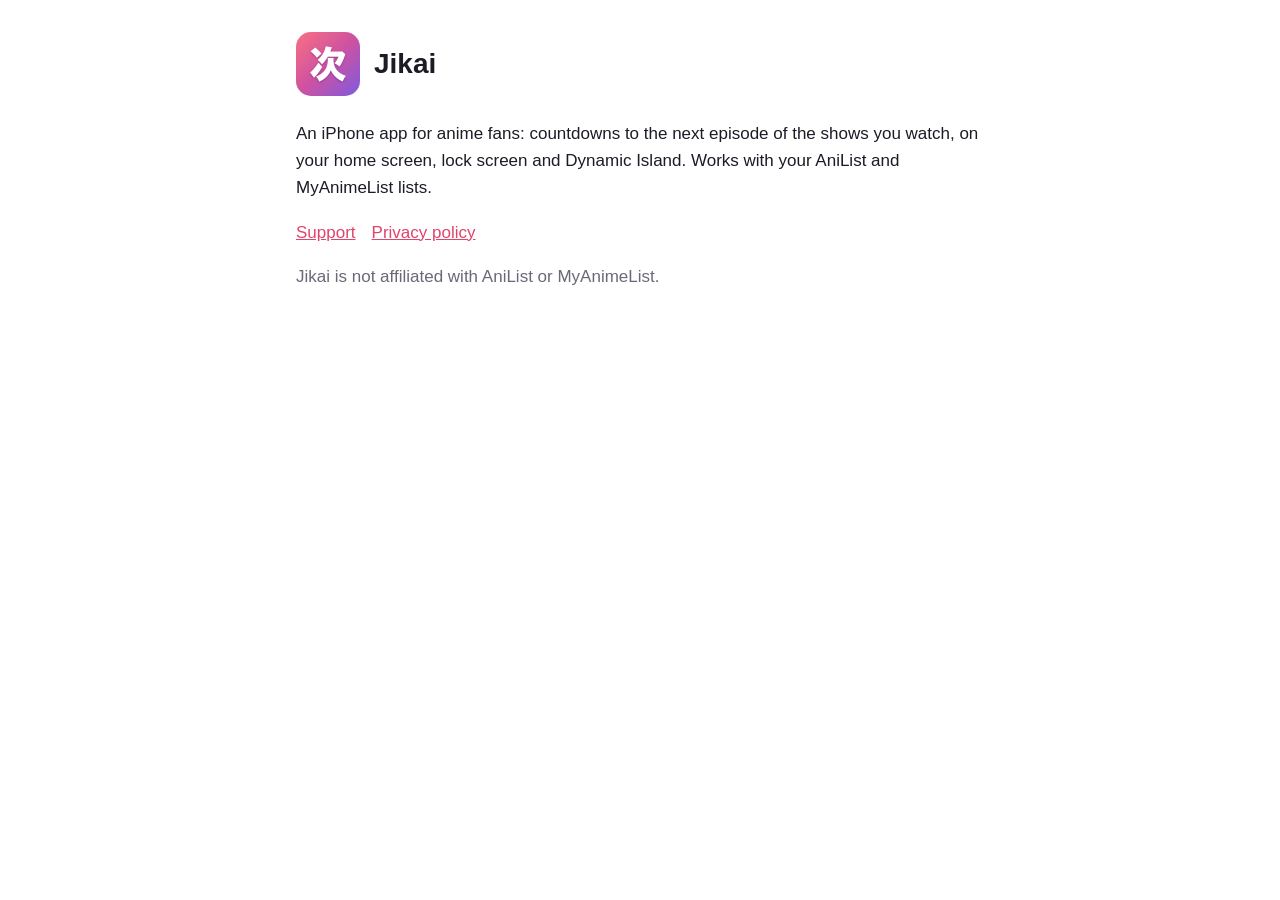
<file: index.html>
<!doctype html>
<html lang="en">
<head>
<meta charset="utf-8">
<meta name="viewport" content="width=device-width, initial-scale=1">
<title>Jikai</title>
<link rel="stylesheet" href="style.css">
</head>
<body>
<main>
  <header><img src="icon.png" alt=""><h1>Jikai</h1></header>
  <p>An iPhone app for anime fans: countdowns to the next episode of the shows you watch, on your home screen, lock screen and Dynamic Island. Works with your AniList and MyAnimeList lists.</p>
  <nav><a href="support.html">Support</a><a href="privacy.html">Privacy policy</a></nav>
  <p class="muted">Jikai is not affiliated with AniList or MyAnimeList.</p>
</main>
</body>
</html>
</file>
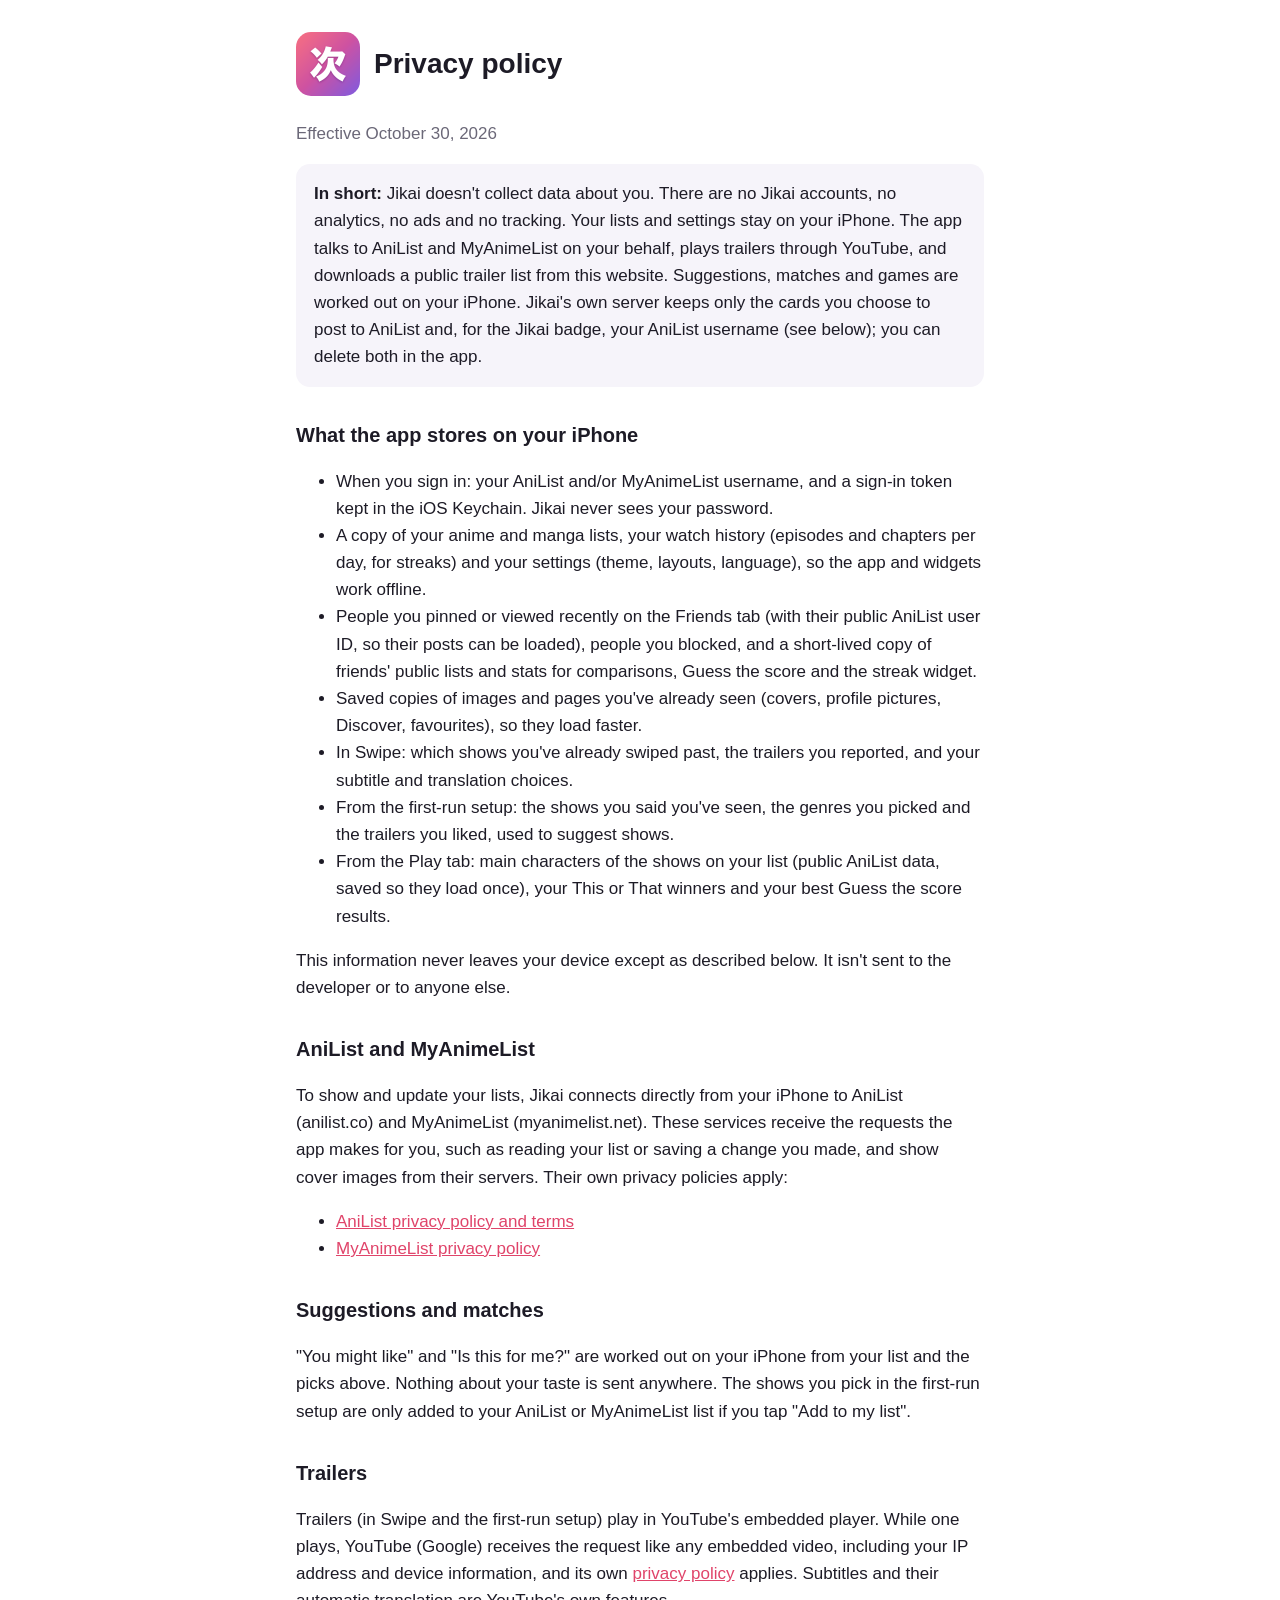
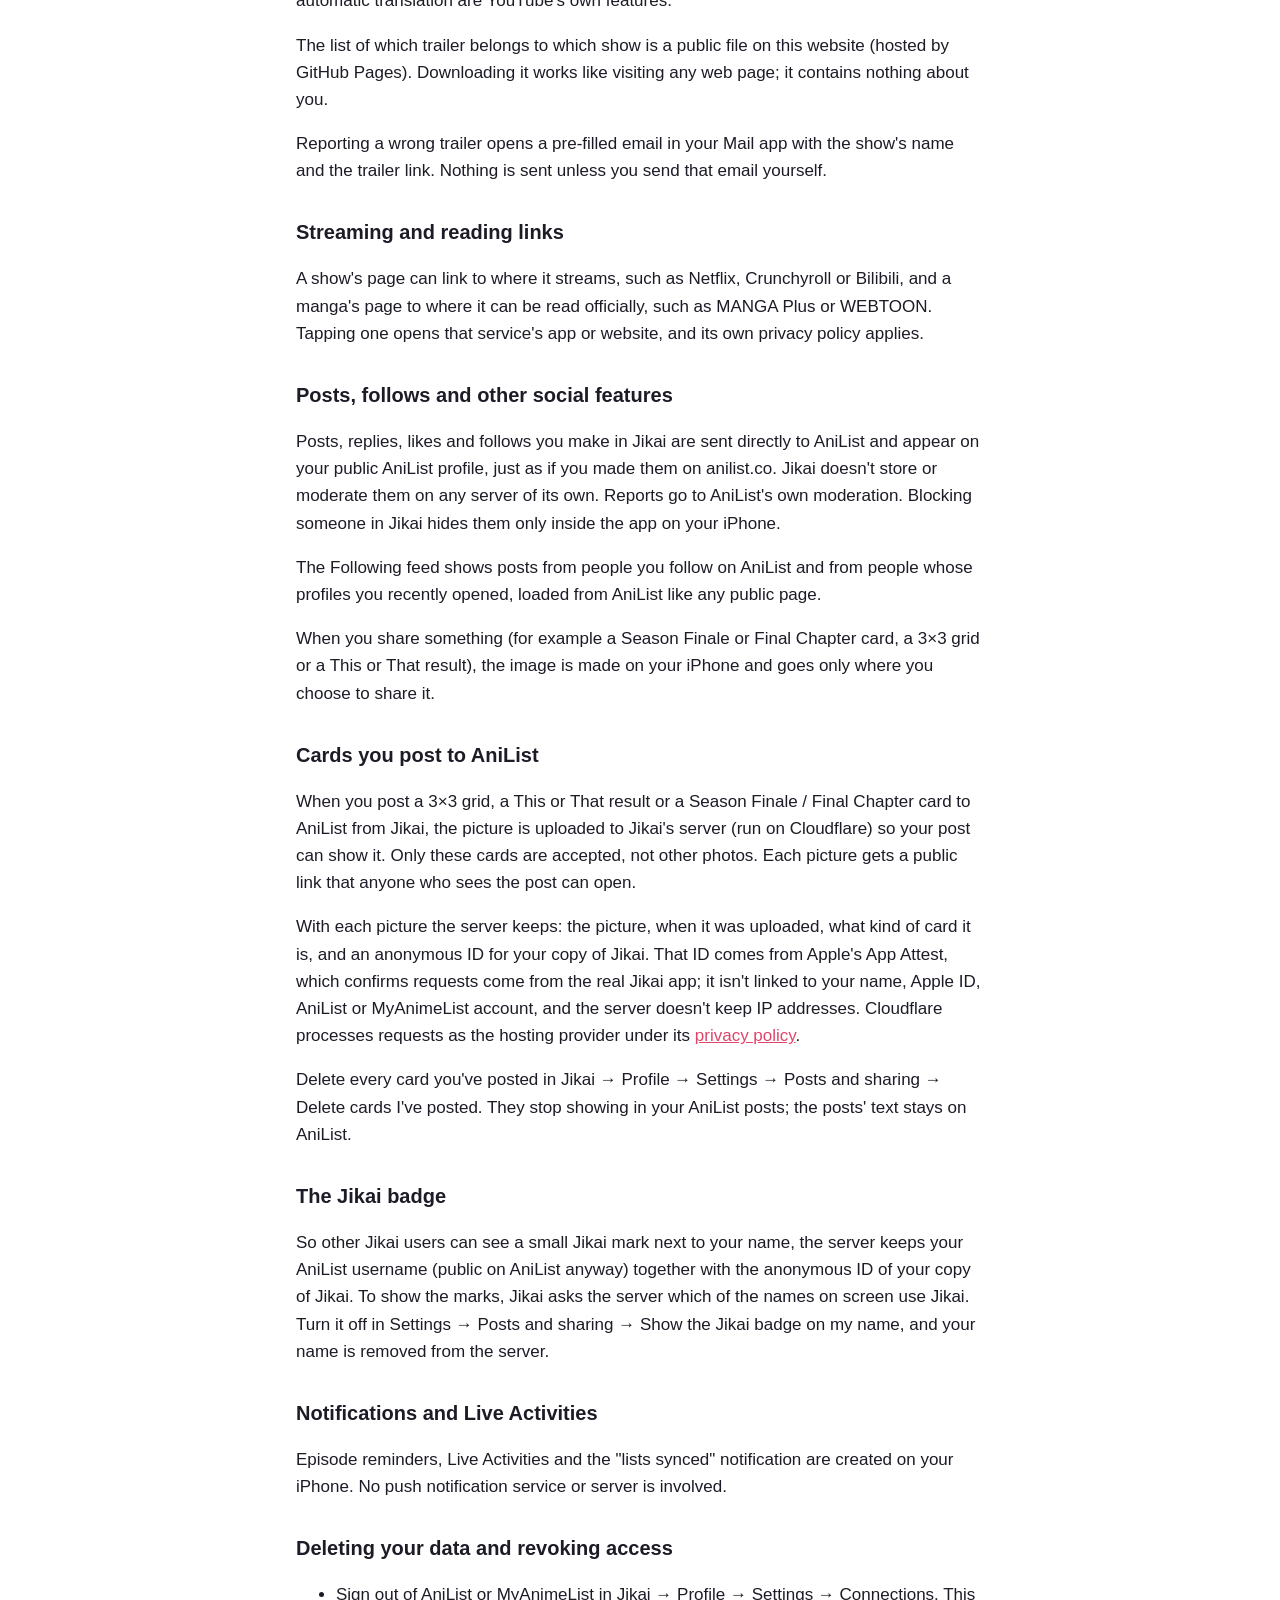
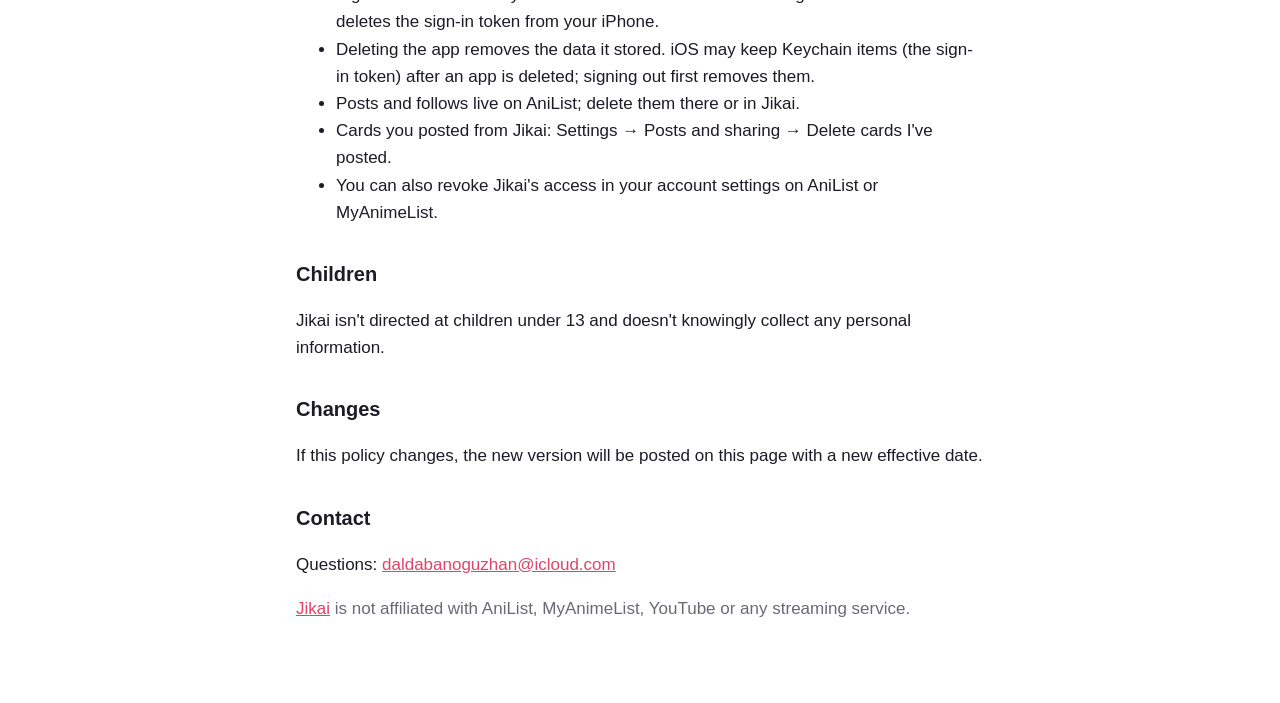
<file: privacy.html>
<!doctype html>
<html lang="en">
<head>
<meta charset="utf-8">
<meta name="viewport" content="width=device-width, initial-scale=1">
<title>Jikai Privacy Policy</title>
<link rel="stylesheet" href="style.css">
</head>
<body>
<main>
  <header><img src="icon.png" alt=""><h1>Privacy policy</h1></header>
  <p class="muted">Effective October 30, 2026</p>

  <div class="card"><strong>In short:</strong> Jikai doesn't collect data about you. There are no Jikai accounts, no analytics, no ads and no tracking. Your lists and settings stay on your iPhone. The app talks to AniList and MyAnimeList on your behalf, plays trailers through YouTube, and downloads a public trailer list from this website. Suggestions, matches and games are worked out on your iPhone. Jikai's own server keeps only the cards you choose to post to AniList and, for the Jikai badge, your AniList username (see below); you can delete both in the app.</div>

  <h2>What the app stores on your iPhone</h2>
  <ul>
    <li>When you sign in: your AniList and/or MyAnimeList username, and a sign-in token kept in the iOS Keychain. Jikai never sees your password.</li>
    <li>A copy of your anime and manga lists, your watch history (episodes and chapters per day, for streaks) and your settings (theme, layouts, language), so the app and widgets work offline.</li>
    <li>People you pinned or viewed recently on the Friends tab (with their public AniList user ID, so their posts can be loaded), people you blocked, and a short-lived copy of friends' public lists and stats for comparisons, Guess the score and the streak widget.</li>
    <li>Saved copies of images and pages you've already seen (covers, profile pictures, Discover, favourites), so they load faster.</li>
    <li>In Swipe: which shows you've already swiped past, the trailers you reported, and your subtitle and translation choices.</li>
    <li>From the first-run setup: the shows you said you've seen, the genres you picked and the trailers you liked, used to suggest shows.</li>
    <li>From the Play tab: main characters of the shows on your list (public AniList data, saved so they load once), your This or That winners and your best Guess the score results.</li>
  </ul>
  <p>This information never leaves your device except as described below. It isn't sent to the developer or to anyone else.</p>

  <h2>AniList and MyAnimeList</h2>
  <p>To show and update your lists, Jikai connects directly from your iPhone to AniList (anilist.co) and MyAnimeList (myanimelist.net). These services receive the requests the app makes for you, such as reading your list or saving a change you made, and show cover images from their servers. Their own privacy policies apply:</p>
  <ul>
    <li><a href="https://anilist.co/terms">AniList privacy policy and terms</a></li>
    <li><a href="https://myanimelist.net/about/privacy_policy">MyAnimeList privacy policy</a></li>
  </ul>

  <h2>Suggestions and matches</h2>
  <p>"You might like" and "Is this for me?" are worked out on your iPhone from your list and the picks above. Nothing about your taste is sent anywhere. The shows you pick in the first-run setup are only added to your AniList or MyAnimeList list if you tap "Add to my list".</p>

  <h2>Trailers</h2>
  <p>Trailers (in Swipe and the first-run setup) play in YouTube's embedded player. While one plays, YouTube (Google) receives the request like any embedded video, including your IP address and device information, and its own <a href="https://policies.google.com/privacy">privacy policy</a> applies. Subtitles and their automatic translation are YouTube's own features.</p>
  <p>The list of which trailer belongs to which show is a public file on this website (hosted by GitHub Pages). Downloading it works like visiting any web page; it contains nothing about you.</p>
  <p>Reporting a wrong trailer opens a pre-filled email in your Mail app with the show's name and the trailer link. Nothing is sent unless you send that email yourself.</p>

  <h2>Streaming and reading links</h2>
  <p>A show's page can link to where it streams, such as Netflix, Crunchyroll or Bilibili, and a manga's page to where it can be read officially, such as MANGA Plus or WEBTOON. Tapping one opens that service's app or website, and its own privacy policy applies.</p>

  <h2>Posts, follows and other social features</h2>
  <p>Posts, replies, likes and follows you make in Jikai are sent directly to AniList and appear on your public AniList profile, just as if you made them on anilist.co. Jikai doesn't store or moderate them on any server of its own. Reports go to AniList's own moderation. Blocking someone in Jikai hides them only inside the app on your iPhone.</p>
  <p>The Following feed shows posts from people you follow on AniList and from people whose profiles you recently opened, loaded from AniList like any public page.</p>
  <p>When you share something (for example a Season Finale or Final Chapter card, a 3×3 grid or a This or That result), the image is made on your iPhone and goes only where you choose to share it.</p>

  <h2>Cards you post to AniList</h2>
  <p>When you post a 3×3 grid, a This or That result or a Season Finale / Final Chapter card to AniList from Jikai, the picture is uploaded to Jikai's server (run on Cloudflare) so your post can show it. Only these cards are accepted, not other photos. Each picture gets a public link that anyone who sees the post can open.</p>
  <p>With each picture the server keeps: the picture, when it was uploaded, what kind of card it is, and an anonymous ID for your copy of Jikai. That ID comes from Apple's App Attest, which confirms requests come from the real Jikai app; it isn't linked to your name, Apple ID, AniList or MyAnimeList account, and the server doesn't keep IP addresses. Cloudflare processes requests as the hosting provider under its <a href="https://www.cloudflare.com/privacypolicy/">privacy policy</a>.</p>
  <p>Delete every card you've posted in Jikai → Profile → Settings → Posts and sharing → Delete cards I've posted. They stop showing in your AniList posts; the posts' text stays on AniList.</p>

  <h2>The Jikai badge</h2>
  <p>So other Jikai users can see a small Jikai mark next to your name, the server keeps your AniList username (public on AniList anyway) together with the anonymous ID of your copy of Jikai. To show the marks, Jikai asks the server which of the names on screen use Jikai. Turn it off in Settings → Posts and sharing → Show the Jikai badge on my name, and your name is removed from the server.</p>

  <h2>Notifications and Live Activities</h2>
  <p>Episode reminders, Live Activities and the "lists synced" notification are created on your iPhone. No push notification service or server is involved.</p>

  <h2>Deleting your data and revoking access</h2>
  <ul>
    <li>Sign out of AniList or MyAnimeList in Jikai → Profile → Settings → Connections. This deletes the sign-in token from your iPhone.</li>
    <li>Deleting the app removes the data it stored. iOS may keep Keychain items (the sign-in token) after an app is deleted; signing out first removes them.</li>
    <li>Posts and follows live on AniList; delete them there or in Jikai.</li>
    <li>Cards you posted from Jikai: Settings → Posts and sharing → Delete cards I've posted.</li>
    <li>You can also revoke Jikai's access in your account settings on AniList or MyAnimeList.</li>
  </ul>

  <h2>Children</h2>
  <p>Jikai isn't directed at children under 13 and doesn't knowingly collect any personal information.</p>

  <h2>Changes</h2>
  <p>If this policy changes, the new version will be posted on this page with a new effective date.</p>

  <h2>Contact</h2>
  <p>Questions: <a href="mailto:daldabanoguzhan@icloud.com">daldabanoguzhan@icloud.com</a></p>
  <p class="muted"><a href="index.html">Jikai</a> is not affiliated with AniList, MyAnimeList, YouTube or any streaming service.</p>
</main>
</body>
</html>
</file>
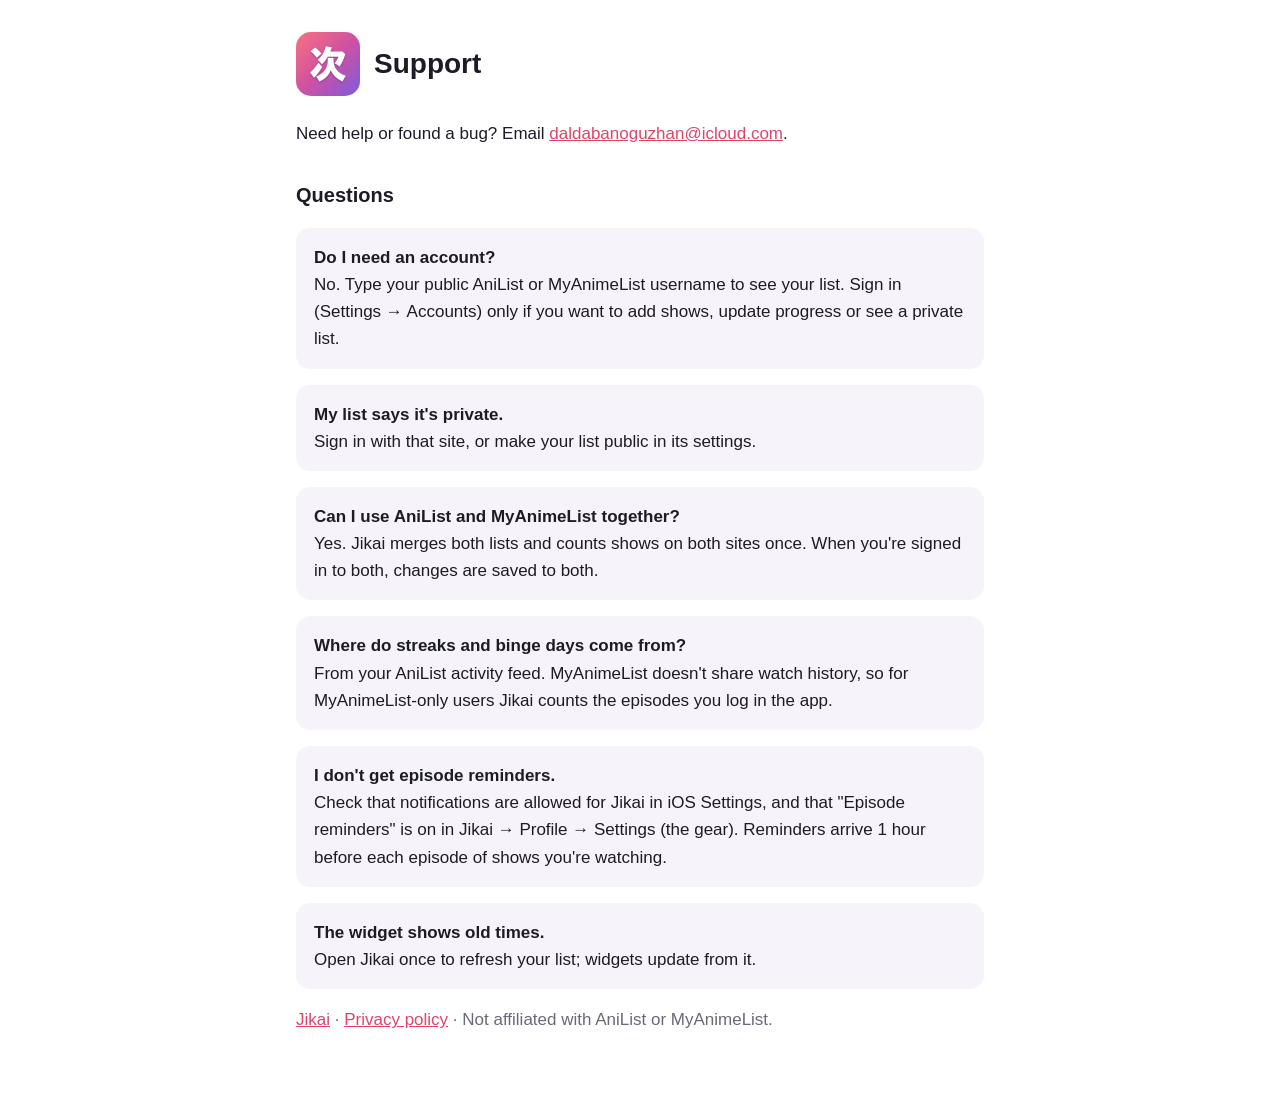
<file: support.html>
<!doctype html>
<html lang="en">
<head>
<meta charset="utf-8">
<meta name="viewport" content="width=device-width, initial-scale=1">
<title>Jikai Support</title>
<link rel="stylesheet" href="style.css">
</head>
<body>
<main>
  <header><img src="icon.png" alt=""><h1>Support</h1></header>
  <p>Need help or found a bug? Email <a href="mailto:daldabanoguzhan@icloud.com">daldabanoguzhan@icloud.com</a>.</p>

  <h2>Questions</h2>
  <div class="card"><strong>Do I need an account?</strong><br>No. Type your public AniList or MyAnimeList username to see your list. Sign in (Settings → Accounts) only if you want to add shows, update progress or see a private list.</div>
  <div class="card"><strong>My list says it's private.</strong><br>Sign in with that site, or make your list public in its settings.</div>
  <div class="card"><strong>Can I use AniList and MyAnimeList together?</strong><br>Yes. Jikai merges both lists and counts shows on both sites once. When you're signed in to both, changes are saved to both.</div>
  <div class="card"><strong>Where do streaks and binge days come from?</strong><br>From your AniList activity feed. MyAnimeList doesn't share watch history, so for MyAnimeList-only users Jikai counts the episodes you log in the app.</div>
  <div class="card"><strong>I don't get episode reminders.</strong><br>Check that notifications are allowed for Jikai in iOS Settings, and that "Episode reminders" is on in Jikai → Profile → Settings (the gear). Reminders arrive 1 hour before each episode of shows you're watching.</div>
  <div class="card"><strong>The widget shows old times.</strong><br>Open Jikai once to refresh your list; widgets update from it.</div>

  <p class="muted"><a href="index.html">Jikai</a> · <a href="privacy.html">Privacy policy</a> · Not affiliated with AniList or MyAnimeList.</p>
</main>
</body>
</html>
</file>
<file: style.css>
:root { --bg: #ffffff; --text: #1d1b26; --muted: #6b6878; --accent: #e0446a; --card: #f6f4fa; }
@media (prefers-color-scheme: dark) {
  :root { --bg: #121018; --text: #f2f0f7; --muted: #a9a5b8; --accent: #ff7a95; --card: #1d1a26; }
}
* { box-sizing: border-box; }
body { margin: 0; background: var(--bg); color: var(--text);
       font: 17px/1.6 -apple-system, BlinkMacSystemFont, "Segoe UI", Roboto, sans-serif; }
main { max-width: 720px; margin: 0 auto; padding: 32px 16px 64px; }
header { display: flex; align-items: center; gap: 14px; margin-bottom: 24px; }
header img { width: 64px; height: 64px; border-radius: 15px; }
h1 { font-size: 28px; margin: 0; }
h2 { font-size: 20px; margin-top: 32px; }
a { color: var(--accent); }
.muted { color: var(--muted); }
.card { background: var(--card); border-radius: 14px; padding: 16px 18px; margin: 16px 0; }
nav a { margin-right: 16px; }
</file>
